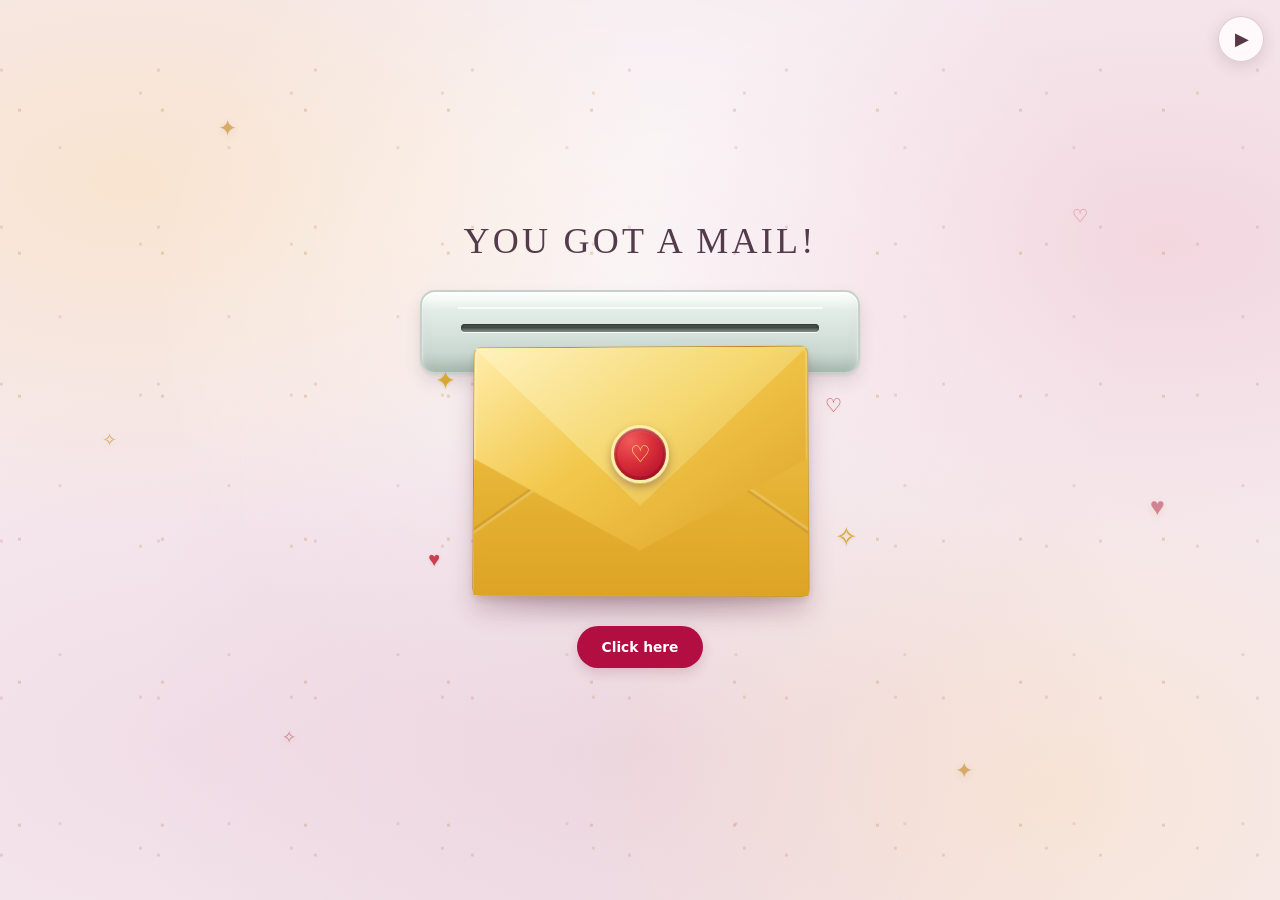
<file: index.html>
<!doctype html>
<html lang="en">
  <head>
    <meta charset="utf-8">
    <meta name="viewport" content="width=device-width, initial-scale=1">
    <meta name="theme-color" content="#f4e9ed">
    <title>You Got a Mail!</title>
    <style>
      :root {
        color-scheme: light;
        font-family: Georgia, "Times New Roman", serif;
        background: #f4e9ed;
        color: #432c38;
        font-synthesis: none;
        text-rendering: optimizeLegibility;
        -webkit-font-smoothing: antialiased;
        -moz-osx-font-smoothing: grayscale;
      }

      * {
        box-sizing: border-box;
      }

      body {
        min-width: 320px;
        min-height: 100vh;
        margin: 0;
        overflow-x: hidden;
        background-color: #fff;
        background:
          radial-gradient(ellipse at 50% 82%, rgba(187, 115, 139, 0.15), transparent 56%),
          radial-gradient(ellipse at 50% 34%, rgba(255, 255, 255, 0.78), transparent 54%);
        animation: background-arrives 1200ms 250ms ease-out forwards;
      }

      .scene {
        position: relative;
        isolation: isolate;
        display: flex;
        min-height: 100vh;
        flex-direction: column;
        align-items: center;
        justify-content: center;
        padding: 44px 20px 56px;
        text-align: center;
      }

      .background-decor {
        position: absolute;
        z-index: -1;
        inset: 0;
        overflow: hidden;
        pointer-events: none;
      }

      .background-decor::before,
      .background-decor::after {
        position: absolute;
        inset: 0;
        content: "";
      }

      .background-decor::before {
        background:
          radial-gradient(ellipse at 10% 20%, rgba(255, 222, 167, 0.42), transparent 34%),
          radial-gradient(ellipse at 91% 27%, rgba(238, 174, 191, 0.3), transparent 33%),
          radial-gradient(ellipse at 82% 88%, rgba(255, 222, 167, 0.32), transparent 31%),
          radial-gradient(ellipse at 14% 83%, rgba(229, 185, 208, 0.24), transparent 34%);
      }

      .background-decor::after {
        background:
          radial-gradient(circle, rgba(195, 132, 77, 0.3) 1.4px, transparent 2px) 8% 24% / 143px 143px,
          radial-gradient(circle, rgba(197, 95, 117, 0.23) 1.2px, transparent 2px) 91% 20% / 157px 157px,
          radial-gradient(circle, rgba(195, 132, 77, 0.25) 1.3px, transparent 2px) 86% 83% / 151px 151px,
          radial-gradient(circle, rgba(197, 95, 117, 0.2) 1.2px, transparent 2px) 13% 78% / 169px 169px;
      }

      .background-sparkle {
        position: absolute;
        color: #c99439;
        font-family: Georgia, "Times New Roman", serif;
        line-height: 1;
        opacity: 0.7;
        text-shadow: 0 2px 6px rgba(180, 124, 54, 0.18);
        animation: sparkle-float 3.6s ease-in-out infinite;
      }

      .background-sparkle-one {
        top: 13%;
        left: 17%;
        font-size: 1.45rem;
      }

      .background-sparkle-two {
        top: 23%;
        right: 15%;
        color: #c45b70;
        font-size: 1.15rem;
        animation-delay: 600ms;
      }

      .background-sparkle-three {
        top: 48%;
        left: 8%;
        font-size: 1.1rem;
        animation-delay: 1.2s;
      }

      .background-sparkle-four {
        top: 55%;
        right: 9%;
        color: #c45b70;
        font-size: 1.55rem;
        animation-delay: 350ms;
      }

      .background-sparkle-five {
        bottom: 17%;
        left: 22%;
        color: #c45b70;
        font-size: 1.05rem;
        animation-delay: 900ms;
      }

      .background-sparkle-six {
        right: 24%;
        bottom: 13%;
        font-size: 1.35rem;
        animation-delay: 1.5s;
      }

      .balloon-field {
        position: absolute;
        z-index: -1;
        inset: 0;
        overflow: hidden;
        pointer-events: none;
      }

      .balloon {
        position: absolute;
        bottom: -110px;
        left: var(--balloon-left);
        width: var(--balloon-width, 42px);
        height: calc(var(--balloon-width, 42px) * 1.22);
        border: 1px solid rgba(255, 255, 255, 0.55);
        border-radius: 50% 50% 46% 46%;
        background: radial-gradient(ellipse at 32% 25%, #fff4d4 0%, var(--balloon-light) 13%, var(--balloon-color) 58%, var(--balloon-dark) 100%);
        box-shadow: inset -5px -5px 9px rgba(95, 42, 48, 0.12), 0 4px 10px rgba(108, 67, 69, 0.12);
        opacity: 0;
        animation: balloon-rise var(--balloon-duration, 21s) var(--balloon-delay, 0s) linear infinite;
      }

      .balloon::before {
        position: absolute;
        bottom: -6px;
        left: calc(50% - 4px);
        width: 8px;
        height: 8px;
        background: var(--balloon-dark);
        clip-path: polygon(0 0, 100% 0, 50% 100%);
        content: "";
      }

      .balloon::after {
        position: absolute;
        top: calc(100% + 2px);
        left: 50%;
        width: 1px;
        height: 78px;
        background: rgba(111, 89, 91, 0.45);
        content: "";
        transform: rotate(3deg);
        transform-origin: top;
      }

      .balloon-one {
        --balloon-left: 8%;
        --balloon-width: 38px;
        --balloon-light: #ffe0a1;
        --balloon-color: #f2bd54;
        --balloon-dark: #ce8b2a;
        --balloon-duration: 22s;
        --balloon-delay: -8s;
      }

      .balloon-two {
        --balloon-left: 25%;
        --balloon-width: 30px;
        --balloon-light: #ffd9e1;
        --balloon-color: #ec91a8;
        --balloon-dark: #c85d78;
        --balloon-duration: 19s;
        --balloon-delay: -15s;
      }

      .balloon-three {
        --balloon-left: 43%;
        --balloon-width: 34px;
        --balloon-light: #fff0b8;
        --balloon-color: #e7c85d;
        --balloon-dark: #c09b37;
        --balloon-duration: 24s;
        --balloon-delay: -4s;
      }

      .balloon-four {
        --balloon-left: 63%;
        --balloon-width: 31px;
        --balloon-light: #f9d4dd;
        --balloon-color: #df849d;
        --balloon-dark: #b84c69;
        --balloon-duration: 20s;
        --balloon-delay: -12s;
      }

      .balloon-five {
        --balloon-left: 83%;
        --balloon-width: 40px;
        --balloon-light: #ffe8bb;
        --balloon-color: #eab270;
        --balloon-dark: #c57e48;
        --balloon-duration: 23s;
        --balloon-delay: -18s;
      }

      @keyframes balloon-rise {
        0% {
          opacity: 0;
          transform: translate3d(0, 0, 0) rotate(-5deg);
        }

        8% {
          opacity: 0.82;
        }

        50% {
          transform: translate3d(14px, -62vh, 0) rotate(5deg);
        }

        92% {
          opacity: 0.78;
        }

        100% {
          opacity: 0;
          transform: translate3d(-8px, -125vh, 0) rotate(-4deg);
        }
      }

      h1 {
        margin: 0 0 28px;
        color: #543b4c;
        font-size: clamp(1.55rem, 4vw, 2.25rem);
        font-weight: 400;
        letter-spacing: 0.09em;
        animation: fade-in 500ms 350ms ease-out both;
      }

      .mailbox {
        position: relative;
        z-index: 0;
        width: min(440px, 82vw);
        height: 84px;
        border: 2px solid #c5d2cc;
        border-radius: 15px;
        background: linear-gradient(180deg, #f9fffb 0%, #e4eee8 22%, #cbd9d1 75%, #b7c8be 100%);
        box-shadow:
          inset 0 2px 2px rgba(255, 255, 255, 0.98),
          inset 0 8px 12px rgba(255, 255, 255, 0.48),
          inset 0 -8px 11px rgba(77, 100, 88, 0.16),
          0 8px 16px rgba(81, 61, 72, 0.13),
          0 2px 3px rgba(81, 61, 72, 0.08);
        animation: slot-pops-in 600ms 350ms cubic-bezier(0.2, 0.9, 0.3, 1.2) both;
      }

      .mailbox::before {
        position: absolute;
        top: 32px;
        right: 9%;
        left: 9%;
        height: 8px;
        border-radius: 99px;
        background: linear-gradient(180deg, #56645d, #3d4843 42%, #87948c);
        box-shadow:
          0 1px 1px rgba(255, 255, 255, 0.85),
          inset 0 1px 2px rgba(28, 40, 33, 0.8);
        content: "";
      }

      .mailbox::after {
        position: absolute;
        top: 15px;
        right: 8%;
        left: 8%;
        height: 2px;
        border-radius: 99px;
        background: rgba(255, 255, 255, 0.75);
        content: "";
      }

      .envelope-wrap {
        position: relative;
        z-index: 1;
        width: min(336px, 68vw);
        height: 250px;
        margin-top: -28px;
        perspective: 1000px;
        transform-style: preserve-3d;
      }

      .sparkle {
        position: absolute;
        z-index: 2;
        color: #d9a832;
        font-family: Georgia, "Times New Roman", serif;
        line-height: 1;
        pointer-events: none;
        text-shadow: 0 1px 3px rgba(159, 105, 26, 0.2);
        animation: sparkle-float 2.8s ease-in-out infinite;
      }

      .sparkle-one {
        top: 9%;
        left: -11%;
        font-size: 1.55rem;
      }

      .sparkle-two {
        top: 20%;
        right: -10%;
        color: #c94054;
        font-size: 1.2rem;
        animation-delay: 450ms;
      }

      .sparkle-three {
        right: -15%;
        bottom: 18%;
        font-size: 1.7rem;
        animation-delay: 900ms;
      }

      .sparkle-four {
        bottom: 11%;
        left: -13%;
        color: #c94054;
        font-size: 1.25rem;
        animation-delay: 1.3s;
      }

      .sparkle-five {
        top: 3%;
        right: 14%;
        color: #e4bd53;
        font-size: 0.85rem;
        animation-delay: 700ms;
      }

      @keyframes sparkle-float {
        0%,
        100% {
          opacity: 0.55;
          transform: translateY(0) rotate(-8deg) scale(0.9);
        }

        50% {
          opacity: 1;
          transform: translateY(-7px) rotate(10deg) scale(1.12);
        }
      }

      .envelope-wrap::after {
        position: absolute;
        z-index: -1;
        right: 5%;
        bottom: -12px;
        left: 5%;
        height: 23px;
        border-radius: 50%;
        background: rgba(74, 38, 55, 0.25);
        content: "";
        filter: blur(13px);
        transform: translateZ(-20px);
      }

      .envelope {
        position: absolute;
        inset: 0;
        overflow: visible;
        border: 1px solid rgba(139, 91, 16, 0.42);
        border-radius: 8px;
        background: linear-gradient(145deg, #ffe99a 0%, #f4c84f 42%, #d99b20 100%);
        box-shadow:
          inset 1px 1px 0 rgba(255, 255, 225, 0.7),
          inset -2px -3px 6px rgba(126, 81, 11, 0.18),
          0 16px 24px rgba(91, 34, 57, 0.2),
          0 4px 7px rgba(91, 34, 57, 0.13);
        transform-style: preserve-3d;
        animation: envelope-emerges 1100ms 650ms cubic-bezier(0.18, 0.8, 0.25, 1.15) both;
      }

      .envelope-back {
        position: absolute;
        inset: 0;
        border-radius: 7px;
        background: linear-gradient(145deg, #ffedaa 0%, #f2c84c 40%, #d99b20 100%);
        box-shadow: inset 0 0 0 2px rgba(255, 255, 225, 0.22);
      }

      .flap {
        position: absolute;
        z-index: 3;
        inset: 0 0 auto;
        height: 64%;
        background: linear-gradient(145deg, #fff2bd 0%, #f5d76e 54%, #e1ad31 100%);
        clip-path: polygon(0 0, 100% 0, 50% 100%);
        transform-origin: top center;
        backface-visibility: hidden;
        filter: drop-shadow(0 2px 3px rgba(110, 76, 17, 0.2));
        transition: transform 700ms cubic-bezier(0.2, 0.75, 0.25, 1), z-index 0ms 350ms;
      }

      .envelope-front {
        position: absolute;
        z-index: 2;
        inset: 0;
        background:
          linear-gradient(145deg, transparent 49.2%, rgba(135, 89, 16, 0.25) 50%, rgba(255, 248, 207, 0.3) 50.7%, transparent 51.5%) left / 50.1% 100% no-repeat,
          linear-gradient(215deg, transparent 49.2%, rgba(255, 248, 207, 0.28) 50%, rgba(135, 89, 16, 0.24) 50.8%, transparent 51.5%) right / 50.1% 100% no-repeat,
          linear-gradient(180deg, #f2c84c, #dda324);
        clip-path: polygon(0 45%, 50% 82%, 100% 45%, 100% 100%, 0 100%);
        filter: drop-shadow(0 -1px 1px rgba(255, 250, 210, 0.34));
      }

      .seal {
        position: absolute;
        z-index: 4;
        top: 43%;
        left: 50%;
        display: grid;
        width: 58px;
        aspect-ratio: 1;
        place-items: center;
        border: 3px solid #fff0a4;
        border-radius: 50%;
        background: radial-gradient(circle at 32% 25%, #f05a5a 0%, #d92f3a 42%, #b5122c 82%, #8f0a20 100%);
        box-shadow:
          0 4px 8px rgba(65, 20, 34, 0.34),
          0 1px 1px rgba(255, 255, 255, 0.85),
          inset 0 0 0 3px rgba(112, 9, 29, 0.3),
          inset 0 2px 3px rgba(255, 225, 225, 0.55);
        color: #ffeb70;
        font-size: 1.45rem;
        transform: translate(-50%, -50%);
        transition: opacity 250ms ease, transform 250ms ease;
      }

      .button {
        position: relative;
        z-index: 5;
        display: inline-block;
        min-width: 126px;
        margin-top: 30px;
        padding: 13px 24px;
        border: 0;
        border-radius: 999px;
        background: #b20e42;
        box-shadow: 0 5px 12px rgba(118, 30, 60, 0.17);
        color: #fff;
        cursor: pointer;
        font: 600 0.86rem system-ui, sans-serif;
        text-decoration: none;
        transition: transform 180ms ease, background 180ms ease, box-shadow 180ms ease;
        animation: button-appears 500ms 1450ms ease-out both;
      }

      .button:hover {
        background: #961037;
        box-shadow: 0 7px 16px rgba(118, 30, 60, 0.22);
        transform: translateY(-2px);
      }

      .button:focus-visible {
        outline: 3px solid #58384a;
        outline-offset: 4px;
      }

      @keyframes background-arrives {
        to {
          background-color: #f5e9ee;
        }
      }

      @keyframes fade-in {
        from {
          opacity: 0;
          transform: translateY(8px);
        }

        to {
          opacity: 1;
          transform: translateY(0);
        }
      }

      @keyframes button-appears {
        from {
          opacity: 0;
        }

        to {
          opacity: 1;
        }
      }

      @keyframes slot-pops-in {
        from {
          opacity: 0;
          transform: perspective(700px) rotateX(-20deg) translateY(-12px) scaleX(0.72) scaleY(0.8);
        }

        to {
          opacity: 1;
          transform: perspective(700px) rotateX(0) translateY(0) scale(1);
        }
      }

      @keyframes envelope-emerges {
        from {
          opacity: 0;
          transform: translateY(-155px) translateZ(-70px) rotateX(-18deg) rotateY(-5deg) scale(0.82);
        }

        72% {
          opacity: 1;
          transform: translateY(10px) translateZ(18px) rotateX(3deg) rotateY(1deg) scale(1.015);
        }

        to {
          opacity: 1;
          transform: translateY(0) translateZ(0) rotateX(2deg) rotateY(-2deg) scale(1);
        }
      }

      .confetti {
        position: fixed;
        z-index: 10;
        top: -18px;
        width: 9px;
        height: 13px;
        pointer-events: none;
        animation: fall var(--duration) linear forwards;
      }

      @keyframes fall {
        to {
          transform: translate3d(var(--drift), 110vh, 0) rotate(760deg);
          opacity: 0;
        }
      }

      @media (max-width: 480px) {
        .scene {
          padding-top: 28px;
          padding-bottom: 36px;
        }

        .mailbox {
          height: 70px;
        }

        .mailbox::before {
          top: 26px;
        }

        .envelope-wrap {
          height: 228px;
          margin-top: -22px;
        }

      }

      @media (prefers-reduced-motion: reduce) {
        body {
          background-color: #f4e9ed;
        }

        .balloon-field {
          display: none;
        }

        *,
        *::before,
        *::after {
          scroll-behavior: auto !important;
          animation-duration: 0.01ms !important;
          animation-delay: 0ms !important;
          animation-iteration-count: 1 !important;
          transition-duration: 0.01ms !important;
        }
      }
    </style>
    <link rel="stylesheet" href="assets/music-player.css">
    <script src="assets/music-player.js" defer></script>
  </head>
  <body>
    <audio id="birthday-music" src="assets/songjade.mp3" preload="auto" loop></audio>
    <button class="music-toggle" id="music-toggle" type="button" aria-label="Putar musik" aria-controls="birthday-music" aria-pressed="false"></button>
    <main class="scene" id="scene">
      <div class="background-decor" aria-hidden="true">
        <span class="background-sparkle background-sparkle-one">✦</span>
        <span class="background-sparkle background-sparkle-two">♡</span>
        <span class="background-sparkle background-sparkle-three">✧</span>
        <span class="background-sparkle background-sparkle-four">♥</span>
        <span class="background-sparkle background-sparkle-five">✧</span>
        <span class="background-sparkle background-sparkle-six">✦</span>
      </div>
      <div class="balloon-field" aria-hidden="true">
        <span class="balloon balloon-one"></span>
        <span class="balloon balloon-two"></span>
        <span class="balloon balloon-three"></span>
        <span class="balloon balloon-four"></span>
        <span class="balloon balloon-five"></span>
      </div>
      <h1>YOU GOT A MAIL!</h1>
      <div class="mailbox" aria-hidden="true"></div>
      <div class="envelope-wrap" aria-label="Birthday greeting envelope">
        <span class="sparkle sparkle-one" aria-hidden="true">✦</span>
        <span class="sparkle sparkle-two" aria-hidden="true">♡</span>
        <span class="sparkle sparkle-three" aria-hidden="true">✧</span>
        <span class="sparkle sparkle-four" aria-hidden="true">♥</span>
        <span class="sparkle sparkle-five" aria-hidden="true">·</span>
        <div class="envelope">
          <div class="envelope-back"></div>
          <div class="flap"></div>
          <div class="envelope-front"></div>
          <div class="seal" aria-hidden="true">♡</div>
        </div>
      </div>
      <a class="button" href="kenangan.html">
        Click here
      </a>
    </main>
  </body>
</html>
</file>
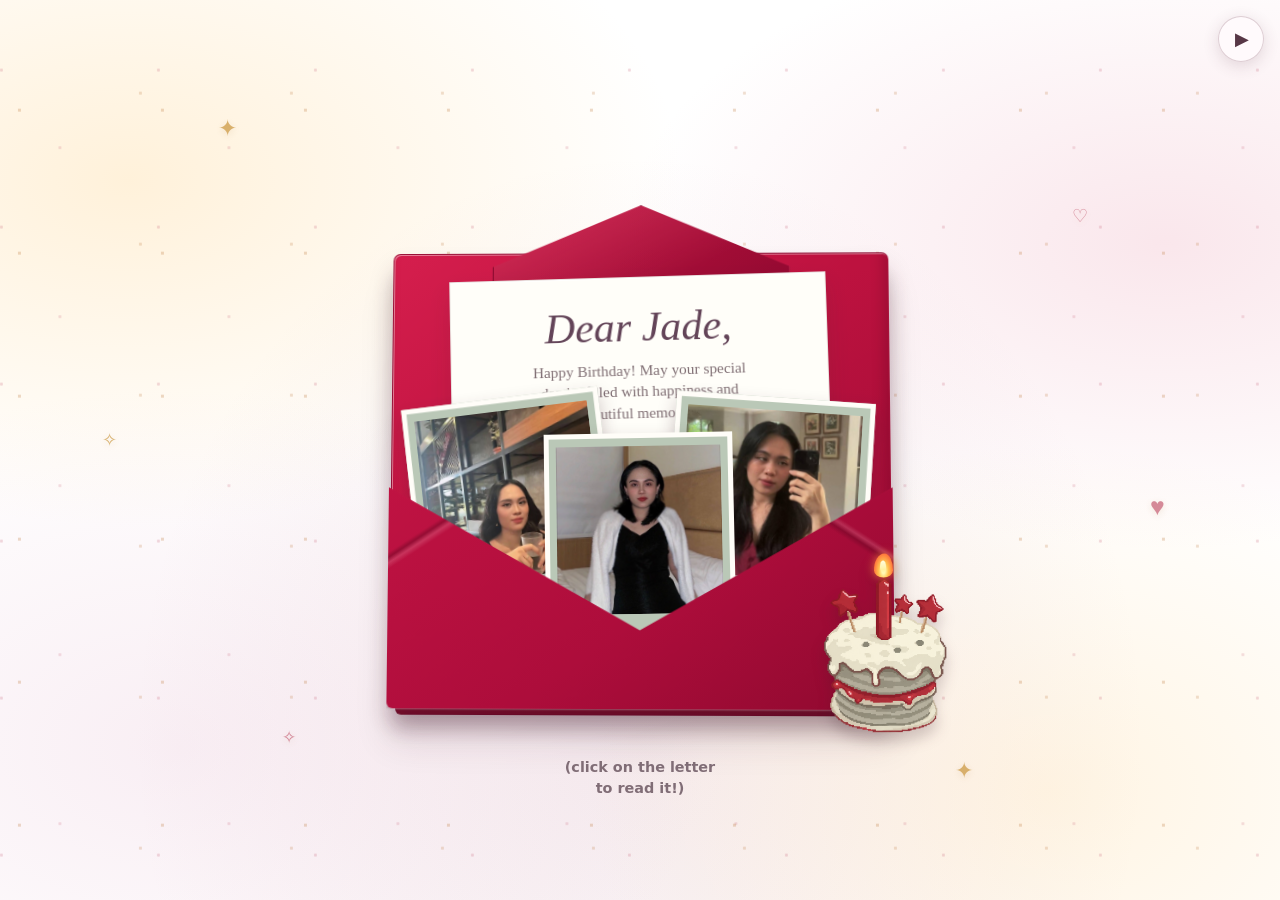
<file: kenangan.html>
<!doctype html>
<html lang="en">
  <head>
    <meta charset="utf-8">
    <meta name="viewport" content="width=device-width, initial-scale=1">
    <meta name="theme-color" content="#f4e9ed">
    <title>Memories for You ♡</title>
    <style>
      :root {
        color-scheme: light;
        font-family: Georgia, "Times New Roman", serif;
        color: #503746;
        background: #f4e9ed;
        font-synthesis: none;
        text-rendering: optimizeLegibility;
        -webkit-font-smoothing: antialiased;
        -moz-osx-font-smoothing: grayscale;
      }

      * {
        box-sizing: border-box;
      }

      body {
        min-width: 320px;
        min-height: 100vh;
        margin: 0;
        overflow-x: hidden;
        background:
          radial-gradient(ellipse at 50% 82%, rgba(187, 115, 139, 0.15), transparent 56%),
          radial-gradient(ellipse at 50% 34%, rgba(255, 255, 255, 0.78), transparent 54%),
          #fff;
      }

      .page {
        position: relative;
        isolation: isolate;
        display: flex;
        min-height: 100vh;
        flex-direction: column;
        align-items: center;
        justify-content: center;
        padding: 22px 20px 28px;
        text-align: center;
      }

      .background-decor,
      .balloon-field {
        position: absolute;
        z-index: -1;
        inset: 0;
        overflow: hidden;
        pointer-events: none;
      }

      .background-decor::before,
      .background-decor::after {
        position: absolute;
        inset: 0;
        content: "";
      }

      .background-decor::before {
        background:
          radial-gradient(ellipse at 10% 20%, rgba(255, 222, 167, 0.42), transparent 34%),
          radial-gradient(ellipse at 91% 27%, rgba(238, 174, 191, 0.3), transparent 33%),
          radial-gradient(ellipse at 82% 88%, rgba(255, 222, 167, 0.32), transparent 31%),
          radial-gradient(ellipse at 14% 83%, rgba(229, 185, 208, 0.24), transparent 34%);
      }

      .background-decor::after {
        background:
          radial-gradient(circle, rgba(195, 132, 77, 0.3) 1.4px, transparent 2px) 8% 24% / 143px 143px,
          radial-gradient(circle, rgba(197, 95, 117, 0.23) 1.2px, transparent 2px) 91% 20% / 157px 157px,
          radial-gradient(circle, rgba(195, 132, 77, 0.25) 1.3px, transparent 2px) 86% 83% / 151px 151px,
          radial-gradient(circle, rgba(197, 95, 117, 0.2) 1.2px, transparent 2px) 13% 78% / 169px 169px;
      }

      .background-sparkle {
        position: absolute;
        color: #c99439;
        font-family: Georgia, "Times New Roman", serif;
        line-height: 1;
        opacity: 0.7;
        text-shadow: 0 2px 6px rgba(180, 124, 54, 0.18);
        animation: sparkle-float 3.6s ease-in-out infinite;
      }

      .background-sparkle-one {
        top: 13%;
        left: 17%;
        font-size: 1.45rem;
      }

      .background-sparkle-two {
        top: 23%;
        right: 15%;
        color: #c45b70;
        font-size: 1.15rem;
        animation-delay: 600ms;
      }

      .background-sparkle-three {
        top: 48%;
        left: 8%;
        font-size: 1.1rem;
        animation-delay: 1.2s;
      }

      .background-sparkle-four {
        top: 55%;
        right: 9%;
        color: #c45b70;
        font-size: 1.55rem;
        animation-delay: 350ms;
      }

      .background-sparkle-five {
        bottom: 17%;
        left: 22%;
        color: #c45b70;
        font-size: 1.05rem;
        animation-delay: 900ms;
      }

      .background-sparkle-six {
        right: 24%;
        bottom: 13%;
        font-size: 1.35rem;
        animation-delay: 1.5s;
      }

      .balloon {
        position: absolute;
        bottom: -110px;
        left: var(--balloon-left);
        width: var(--balloon-width, 42px);
        height: calc(var(--balloon-width, 42px) * 1.22);
        border: 1px solid rgba(255, 255, 255, 0.55);
        border-radius: 50% 50% 46% 46%;
        background: radial-gradient(ellipse at 32% 25%, #fff4d4 0%, var(--balloon-light) 13%, var(--balloon-color) 58%, var(--balloon-dark) 100%);
        box-shadow: inset -5px -5px 9px rgba(95, 42, 48, 0.12), 0 4px 10px rgba(108, 67, 69, 0.12);
        opacity: 0;
        animation: balloon-rise var(--balloon-duration, 21s) var(--balloon-delay, 0s) linear infinite;
      }

      .balloon::before {
        position: absolute;
        bottom: -6px;
        left: calc(50% - 4px);
        width: 8px;
        height: 8px;
        background: var(--balloon-dark);
        clip-path: polygon(0 0, 100% 0, 50% 100%);
        content: "";
      }

      .balloon::after {
        position: absolute;
        top: calc(100% + 2px);
        left: 50%;
        width: 1px;
        height: 78px;
        background: rgba(111, 89, 91, 0.45);
        content: "";
        transform: rotate(3deg);
        transform-origin: top;
      }

      .balloon-one {
        --balloon-left: 8%;
        --balloon-width: 38px;
        --balloon-light: #ffe0a1;
        --balloon-color: #f2bd54;
        --balloon-dark: #ce8b2a;
        --balloon-duration: 22s;
        --balloon-delay: -8s;
      }

      .balloon-two {
        --balloon-left: 25%;
        --balloon-width: 30px;
        --balloon-light: #ffd9e1;
        --balloon-color: #ec91a8;
        --balloon-dark: #c85d78;
        --balloon-duration: 19s;
        --balloon-delay: -15s;
      }

      .balloon-three {
        --balloon-left: 43%;
        --balloon-width: 34px;
        --balloon-light: #fff0b8;
        --balloon-color: #e7c85d;
        --balloon-dark: #c09b37;
        --balloon-duration: 24s;
        --balloon-delay: -4s;
      }

      .balloon-four {
        --balloon-left: 63%;
        --balloon-width: 31px;
        --balloon-light: #f9d4dd;
        --balloon-color: #df849d;
        --balloon-dark: #b84c69;
        --balloon-duration: 20s;
        --balloon-delay: -12s;
      }

      .balloon-five {
        --balloon-left: 83%;
        --balloon-width: 40px;
        --balloon-light: #ffe8bb;
        --balloon-color: #eab270;
        --balloon-dark: #c57e48;
        --balloon-duration: 23s;
        --balloon-delay: -18s;
      }

      @keyframes balloon-rise {
        0% {
          opacity: 0;
          transform: translate3d(0, 0, 0) rotate(-5deg);
        }

        8% {
          opacity: 0.82;
        }

        50% {
          transform: translate3d(14px, -62vh, 0) rotate(5deg);
        }

        92% {
          opacity: 0.78;
        }

        100% {
          opacity: 0;
          transform: translate3d(-8px, -125vh, 0) rotate(-4deg);
        }
      }

      @keyframes sparkle-float {
        0%,
        100% {
          opacity: 0.55;
          transform: translateY(0) rotate(-8deg) scale(0.9);
        }

        50% {
          opacity: 1;
          transform: translateY(-7px) rotate(10deg) scale(1.12);
        }
      }

      .envelope-scene {
        position: relative;
        width: min(500px, 88vw);
        height: clamp(410px, 83vw, 590px);
        perspective: 1100px;
      }

      .envelope {
        position: absolute;
        right: 0;
        bottom: 16px;
        left: 0;
        height: 77%;
        border: 1px solid rgba(119, 14, 48, 0.45);
        border-radius: 7px 7px 5px 5px;
        background: linear-gradient(145deg, #d51e4d 0%, #bd123f 42%, #990a34 100%);
        box-shadow:
          inset 1px 1px 0 rgba(255, 229, 233, 0.48),
          inset -5px -7px 12px rgba(75, 2, 25, 0.22),
          0 2px 2px rgba(255, 230, 234, 0.45),
          0 17px 24px rgba(67, 28, 43, 0.22),
          0 34px 35px rgba(67, 28, 43, 0.12);
        transform: rotateX(3deg) rotateY(-1deg);
        transform-style: preserve-3d;
      }

      .envelope::after {
        position: absolute;
        z-index: -1;
        inset: 3px 2px -8px;
        border: 1px solid rgba(95, 5, 32, 0.5);
        border-radius: 6px;
        background: linear-gradient(160deg, #8f092f, #760827);
        box-shadow: 0 12px 18px rgba(61, 22, 38, 0.2);
        content: "";
        transform: translateZ(-16px) translateY(4px);
      }

      .envelope::after {
        pointer-events: none;
      }

      .envelope::before {
        position: absolute;
        z-index: 1;
        top: -50px;
        left: 20%;
        width: 60%;
        height: 148px;
        border: 1px solid rgba(105, 4, 34, 0.28);
        background:
          linear-gradient(155deg, rgba(255, 116, 143, 0.3), transparent 55%),
          linear-gradient(145deg, #c41543, #8f082f 88%);
        clip-path: polygon(50% 0, 100% 42%, 100% 100%, 0 100%, 0 42%);
        filter: drop-shadow(0 5px 5px rgba(77, 4, 31, 0.25));
        content: "";
        pointer-events: none;
      }

      .photo {
        position: absolute;
        z-index: 3;
        display: flex;
        width: 40%;
        height: 205px;
        flex-direction: column;
        align-items: center;
        justify-content: center;
        gap: 5px;
        padding: 8px 7px 20px;
        border: 5px solid #fffdf8;
        background: #bac8b7;
        box-shadow: 0 9px 17px rgba(66, 31, 46, 0.25);
        color: #765b66;
        font: 600 0.62rem/1.25 system-ui, sans-serif;
        transition: transform 250ms ease, box-shadow 250ms ease;
        transform-style: preserve-3d;
      }

      .photo svg,
      .photo img {
        width: 100%;
        height: 100%;
        min-height: 0;
        flex: 1;
        border-radius: 1px;
        object-fit: cover;
      }

      .photo-one {
        z-index: 4;
        top: 40%;
        left: 31%;
        width: 38%;
        transform: rotate(-1deg);
      }

      .photo-two {
        z-index: 3;
        top: 32%;
        left: 4%;
        right: auto;
        transform: rotate(-7deg);
      }

      .photo-three {
        z-index: 3;
        top: 32%;
        right: 4%;
        left: auto;
        transform: rotate(4deg);
      }

      .letter-card {
        position: absolute;
        z-index: 2;
        top: 5%;
        left: 50%;
        display: flex;
        width: min(380px, 78%);
        height: 250px;
        flex-direction: column;
        align-items: center;
        justify-content: flex-start;
        padding: 24px 22px 17px;
        border: 1px solid rgba(143, 111, 115, 0.2);
        background: #fffef9;
        box-shadow:
          0 11px 20px rgba(73, 38, 52, 0.13),
          inset 0 1px 0 #fff;
        color: inherit;
        cursor: pointer;
        text-decoration: none;
        transform: translateX(-50%) rotate(-1.5deg);
        transition: transform 220ms ease, box-shadow 220ms ease;
      }

      .letter-card:hover {
        box-shadow: 0 16px 24px rgba(73, 38, 52, 0.2);
        transform: translate(-50%, -5px) rotate(0);
      }

      .letter-card:focus-visible,
      .close-letter:focus-visible,
      .back-link:focus-visible {
        outline: 3px solid #9d3157;
        outline-offset: 4px;
      }

      .letter-card .to {
        margin: 4px 0 10px;
        color: #634458;
        font: italic clamp(2rem, 7vw, 2.65rem)/1.05 "Segoe Script", "Brush Script MT", cursive;
      }

      .letter-card .preview {
        max-width: 220px;
        margin: 0;
        color: #806f74;
        font: 0.96rem/1.4 Georgia, "Times New Roman", serif;
      }

      .letter-card .read-hint {
        display: none;
      }

      .pocket {
        position: absolute;
        z-index: 5;
        inset: 0;
        border-radius: 6px;
        background:
          linear-gradient(147deg, transparent 48.8%, rgba(93, 4, 31, 0.42) 49.6%, rgba(255, 191, 204, 0.2) 50.5%, transparent 51.5%) left / 50.1% 100% no-repeat,
          linear-gradient(213deg, transparent 48.8%, rgba(255, 191, 204, 0.19) 49.6%, rgba(93, 4, 31, 0.4) 50.5%, transparent 51.5%) right / 50.1% 100% no-repeat,
          linear-gradient(145deg, #ce1748, #ad0d3b 67%, #8f092f);
        clip-path: polygon(0 52%, 50% 83%, 100% 52%, 100% 100%, 0 100%);
        filter: drop-shadow(0 -2px 2px rgba(255, 204, 211, 0.3)) drop-shadow(0 7px 5px rgba(75, 3, 29, 0.18));
        pointer-events: none;
        transform: translateZ(12px);
      }

      .pocket::after {
        position: absolute;
        inset: 0;
        border-radius: inherit;
        background: linear-gradient(180deg, rgba(255, 255, 255, 0.14), transparent 30%);
        clip-path: polygon(0 52%, 50% 83%, 100% 52%, 100% 100%, 0 100%);
        content: "";
      }

      .birthday-seal {
        position: absolute;
        z-index: 6;
        right: -88px;
        bottom: -16px;
        width: 190px;
        height: 235px;
        filter: drop-shadow(0 10px 7px rgba(53, 24, 37, 0.2));
        pointer-events: none;
        transform: translateY(10%);
      }

      .birthday-seal img {
        display: block;
        width: 100%;
        height: 100%;
        object-fit: contain;
      }

      .candle-flame {
        position: absolute;
        z-index: 1;
        top: 12%;
        left: 45%;
        width: 10%;
        height: 10%;
        border-radius: 55% 45% 50% 50% / 70% 70% 30% 30%;
        background: radial-gradient(ellipse at 50% 72%, #fff8b2 0 12%, #ffc34f 36%, #ff783c 69%, rgba(255, 91, 54, 0) 100%);
        filter: drop-shadow(0 0 5px rgba(255, 153, 62, 0.72));
        transform-origin: 50% 90%;
        animation: candle-flicker 700ms ease-in-out infinite alternate;
      }

      .candle-flame::after {
        position: absolute;
        top: 27%;
        left: 35%;
        width: 30%;
        height: 53%;
        border-radius: 50% 50% 45% 45%;
        background: linear-gradient(180deg, #fffde0, #fff1a1 75%, rgba(255, 244, 180, 0));
        content: "";
      }

      @keyframes candle-flicker {
        0% {
          opacity: 0.88;
          transform: rotate(-5deg) scale(0.92, 0.96);
        }

        35% {
          transform: rotate(3deg) scale(1.05, 1.08);
        }

        70% {
          opacity: 1;
          transform: rotate(-2deg) scale(0.96, 1.04);
        }

        100% {
          opacity: 0.92;
          transform: rotate(5deg) scale(1.08, 0.94);
        }
      }

      .back-link {
        position: absolute;
        width: 1px;
        height: 1px;
        overflow: hidden;
        clip-path: inset(50%);
        white-space: nowrap;
        color: #8a5268;
        font: 600 0.82rem system-ui, sans-serif;
        text-decoration: none;
      }

      .back-link:hover {
        color: #a7143c;
        text-decoration: underline;
        text-underline-offset: 4px;
      }

      .click-hint {
        margin: 0;
        color: #806d76;
        font: 600 0.9rem/1.45 system-ui, sans-serif;
        text-align: center;
        transform: translateY(4vh);
      }

      .back-link:focus-visible {
        position: static;
        width: auto;
        height: auto;
        margin-top: 10px;
        overflow: visible;
        clip-path: none;
        white-space: normal;
      }

      @media (max-width: 480px) {
        .page {
          justify-content: center;
          padding: 18px 15px 22px;
        }

        .envelope-scene {
          width: min(500px, 88vw);
          height: clamp(410px, 125vw, 500px);
        }

        .envelope {
          bottom: 12px;
          height: 77%;
        }

        .photo {
          height: 35%;
          border-width: 4px;
          font-size: 0.52rem;
        }

        .photo-one {
          top: 40%;
          left: 31%;
          width: 38%;
        }

        .photo-two {
          top: 32%;
          left: 3%;
          right: auto;
        }

        .photo-three {
          top: 32%;
          right: 3%;
          left: auto;
        }

        .letter-card {
          top: 5%;
          width: 78%;
          height: 43%;
          padding: 17px 14px 12px;
        }

        .letter-card .to {
          font-size: clamp(1.7rem, 8vw, 2.25rem);
        }

        .letter-card .preview {
          font-size: 0.82rem;
        }

        .birthday-seal {
          right: -22px;
          bottom: -11px;
          width: 135px;
          height: 170px;
          transform: translateY(10%);
        }
      }

      @media (max-width: 340px) {
        .birthday-seal {
          right: -14px;
        }
      }

      @media (prefers-reduced-motion: reduce) {
        .balloon-field {
          display: none;
        }

        *,
        *::before,
        *::after {
          scroll-behavior: auto !important;
          animation-duration: 0.01ms !important;
          transition-duration: 0.01ms !important;
        }

        .candle-flame {
          animation: none;
        }
      }
    </style>
    <link rel="stylesheet" href="assets/music-player.css">
    <script src="assets/music-player.js" defer></script>
  </head>
  <body>
    <audio id="birthday-music" src="assets/songjade.mp3" preload="auto" loop></audio>
    <button class="music-toggle" id="music-toggle" type="button" aria-label="Putar musik" aria-controls="birthday-music" aria-pressed="false"></button>
    <main class="page">
      <div class="background-decor" aria-hidden="true">
        <span class="background-sparkle background-sparkle-one">✦</span>
        <span class="background-sparkle background-sparkle-two">♡</span>
        <span class="background-sparkle background-sparkle-three">✧</span>
        <span class="background-sparkle background-sparkle-four">♥</span>
        <span class="background-sparkle background-sparkle-five">✧</span>
        <span class="background-sparkle background-sparkle-six">✦</span>
      </div>
      <div class="balloon-field" aria-hidden="true">
        <span class="balloon balloon-one"></span>
        <span class="balloon balloon-two"></span>
        <span class="balloon balloon-three"></span>
        <span class="balloon balloon-four"></span>
        <span class="balloon balloon-five"></span>
      </div>
      <section class="envelope-scene" aria-label="An envelope with a letter and three memory photos">
        <div class="envelope">
          <div class="photo photo-one" role="img" aria-label="First memory photo">
            <img src="assets/foto-1.jpg" alt="First memory photo" />
          </div>
          <div class="photo photo-two" role="img" aria-label="Second memory photo">
            <img src="assets/zee2.jpg" alt="Second memory photo" />
          </div>
          <div class="photo photo-three" role="img" aria-label="Third memory photo">
            <img src="assets/zee3.jpg" alt="Third memory photo" />
          </div>


          <a class="letter-card" href="surat.html">
            <span class="to">Dear Jade,</span>
            <span class="preview">Happy Birthday! May your special day be filled with happiness and beautiful memories.</span>
            <span class="read-hint">Click the letter to read</span>
          </a>

          <div class="pocket" aria-hidden="true"></div>
        </div>
        <div class="birthday-seal" aria-hidden="true">
          <img src="assets/retro-pixel-birthday-cake-sticker.png" alt="">
          <span class="candle-flame"></span>
        </div>
      </section>

      <p class="click-hint">(click on the letter<br>to read it!)</p>

      <a class="back-link" href="index.html">← Back to home</a>
    </main>

  </body>
</html>
</file>
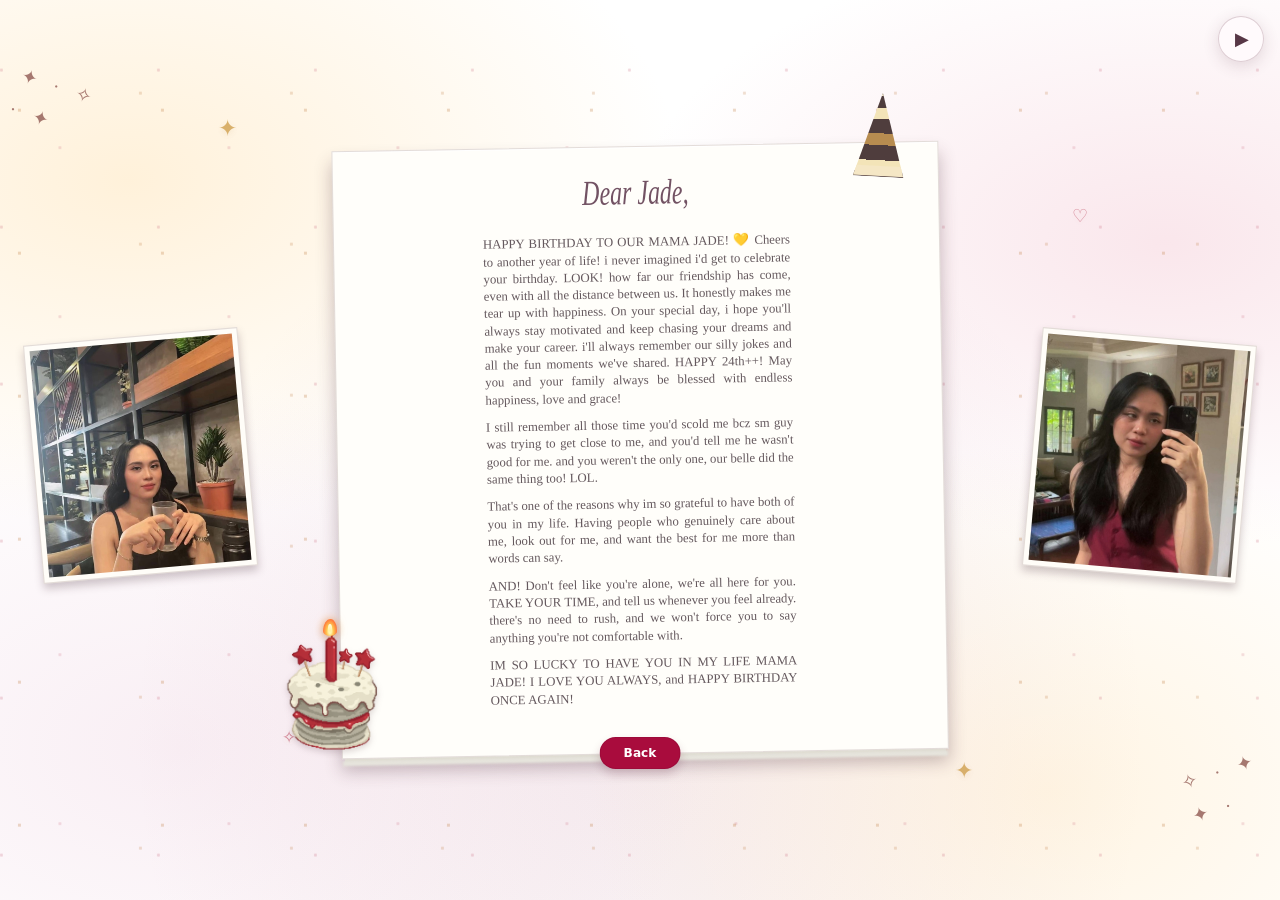
<file: surat.html>
<!doctype html>
<html lang="en">
  <head>
    <meta charset="utf-8">
    <meta name="viewport" content="width=device-width, initial-scale=1">
    <meta name="theme-color" content="#f4e9ed">
    <title>Dear Jade</title>
    <style>
      :root {
        color-scheme: light;
        font-family: Georgia, "Times New Roman", serif;
        color: #57434c;
        background: #f4e9ed;
        font-synthesis: none;
        text-rendering: optimizeLegibility;
        -webkit-font-smoothing: antialiased;
        -moz-osx-font-smoothing: grayscale;
      }

      * {
        box-sizing: border-box;
      }

      body {
        min-width: 320px;
        min-height: 100vh;
        margin: 0;
        overflow-x: hidden;
        background:
          radial-gradient(ellipse at 50% 82%, rgba(187, 115, 139, 0.15), transparent 56%),
          radial-gradient(ellipse at 50% 34%, rgba(255, 255, 255, 0.78), transparent 54%),
          #fff;
      }

      .page {
        position: relative;
        isolation: isolate;
        display: grid;
        min-height: 100vh;
        place-items: center;
        padding: 0;
      }

      .background-decor,
      .balloon-field {
        position: absolute;
        z-index: -1;
        inset: 0;
        overflow: hidden;
        pointer-events: none;
      }

      .background-decor::before,
      .background-decor::after {
        position: absolute;
        inset: 0;
        content: "";
      }

      .background-decor::before {
        background:
          radial-gradient(ellipse at 10% 20%, rgba(255, 222, 167, 0.42), transparent 34%),
          radial-gradient(ellipse at 91% 27%, rgba(238, 174, 191, 0.3), transparent 33%),
          radial-gradient(ellipse at 82% 88%, rgba(255, 222, 167, 0.32), transparent 31%),
          radial-gradient(ellipse at 14% 83%, rgba(229, 185, 208, 0.24), transparent 34%);
      }

      .background-decor::after {
        background:
          radial-gradient(circle, rgba(195, 132, 77, 0.3) 1.4px, transparent 2px) 8% 24% / 143px 143px,
          radial-gradient(circle, rgba(197, 95, 117, 0.23) 1.2px, transparent 2px) 91% 20% / 157px 157px,
          radial-gradient(circle, rgba(195, 132, 77, 0.25) 1.3px, transparent 2px) 86% 83% / 151px 151px,
          radial-gradient(circle, rgba(197, 95, 117, 0.2) 1.2px, transparent 2px) 13% 78% / 169px 169px;
      }

      .background-sparkle {
        position: absolute;
        color: #c99439;
        font-family: Georgia, "Times New Roman", serif;
        line-height: 1;
        opacity: 0.7;
        text-shadow: 0 2px 6px rgba(180, 124, 54, 0.18);
        animation: sparkle-float 3.6s ease-in-out infinite;
      }

      .background-sparkle-one {
        top: 13%;
        left: 17%;
        font-size: 1.45rem;
      }

      .background-sparkle-two {
        top: 23%;
        right: 15%;
        color: #c45b70;
        font-size: 1.15rem;
        animation-delay: 600ms;
      }

      .background-sparkle-three {
        top: 48%;
        left: 8%;
        font-size: 1.1rem;
        animation-delay: 1.2s;
      }

      .background-sparkle-four {
        top: 55%;
        right: 9%;
        color: #c45b70;
        font-size: 1.55rem;
        animation-delay: 350ms;
      }

      .background-sparkle-five {
        bottom: 17%;
        left: 22%;
        color: #c45b70;
        font-size: 1.05rem;
        animation-delay: 900ms;
      }

      .background-sparkle-six {
        right: 24%;
        bottom: 13%;
        font-size: 1.35rem;
        animation-delay: 1.5s;
      }

      .balloon {
        position: absolute;
        bottom: -110px;
        left: var(--balloon-left);
        width: var(--balloon-width, 42px);
        height: calc(var(--balloon-width, 42px) * 1.22);
        border: 1px solid rgba(255, 255, 255, 0.55);
        border-radius: 50% 50% 46% 46%;
        background: radial-gradient(ellipse at 32% 25%, #fff4d4 0%, var(--balloon-light) 13%, var(--balloon-color) 58%, var(--balloon-dark) 100%);
        box-shadow: inset -5px -5px 9px rgba(95, 42, 48, 0.12), 0 4px 10px rgba(108, 67, 69, 0.12);
        opacity: 0;
        animation: balloon-rise var(--balloon-duration, 21s) var(--balloon-delay, 0s) linear infinite;
      }

      .balloon::before {
        position: absolute;
        bottom: -6px;
        left: calc(50% - 4px);
        width: 8px;
        height: 8px;
        background: var(--balloon-dark);
        clip-path: polygon(0 0, 100% 0, 50% 100%);
        content: "";
      }

      .balloon::after {
        position: absolute;
        top: calc(100% + 2px);
        left: 50%;
        width: 1px;
        height: 78px;
        background: rgba(111, 89, 91, 0.45);
        content: "";
        transform: rotate(3deg);
        transform-origin: top;
      }

      .balloon-one {
        --balloon-left: 8%;
        --balloon-width: 38px;
        --balloon-light: #ffe0a1;
        --balloon-color: #f2bd54;
        --balloon-dark: #ce8b2a;
        --balloon-duration: 22s;
        --balloon-delay: -8s;
      }

      .balloon-two {
        --balloon-left: 25%;
        --balloon-width: 30px;
        --balloon-light: #ffd9e1;
        --balloon-color: #ec91a8;
        --balloon-dark: #c85d78;
        --balloon-duration: 19s;
        --balloon-delay: -15s;
      }

      .balloon-three {
        --balloon-left: 43%;
        --balloon-width: 34px;
        --balloon-light: #fff0b8;
        --balloon-color: #e7c85d;
        --balloon-dark: #c09b37;
        --balloon-duration: 24s;
        --balloon-delay: -4s;
      }

      .balloon-four {
        --balloon-left: 63%;
        --balloon-width: 31px;
        --balloon-light: #f9d4dd;
        --balloon-color: #df849d;
        --balloon-dark: #b84c69;
        --balloon-duration: 20s;
        --balloon-delay: -12s;
      }

      .balloon-five {
        --balloon-left: 83%;
        --balloon-width: 40px;
        --balloon-light: #ffe8bb;
        --balloon-color: #eab270;
        --balloon-dark: #c57e48;
        --balloon-duration: 23s;
        --balloon-delay: -18s;
      }

      @keyframes balloon-rise {
        0% {
          opacity: 0;
          transform: translate3d(0, 0, 0) rotate(-5deg);
        }

        8% {
          opacity: 0.82;
        }

        50% {
          transform: translate3d(14px, -62vh, 0) rotate(5deg);
        }

        92% {
          opacity: 0.78;
        }

        100% {
          opacity: 0;
          transform: translate3d(-8px, -125vh, 0) rotate(-4deg);
        }
      }

      @keyframes sparkle-float {
        0%,
        100% {
          opacity: 0.55;
          transform: translateY(0) rotate(-8deg) scale(0.9);
        }

        50% {
          opacity: 1;
          transform: translateY(-7px) rotate(10deg) scale(1.12);
        }
      }

      .scrapbook {
        position: relative;
        width: min(1280px, calc(100vw - 16px), calc(100vh * 1.66));
        aspect-ratio: 1.662;
        isolation: isolate;
      }

      .photo-gallery {
        display: contents;
      }

      .memory-photo {
        position: absolute;
        z-index: 2;
        display: flex;
        width: 17%;
        aspect-ratio: 0.9;
        flex-direction: column;
        margin: 0;
        padding: 5px;
        border: 1px solid rgba(100, 68, 70, 0.18);
        background: #fffdf8;
        box-shadow: 0 5px 9px rgba(69, 38, 50, 0.25);
        transform-origin: center;
      }

      .memory-photo img {
        display: block;
        width: 100%;
        min-height: 0;
        flex: 1;
        background: #d5e3d2;
        object-fit: cover;
      }

      .photo-left-top {
        top: 35%;
        left: 2%;
        width: 17%;
        aspect-ratio: 0.9;
        transform: rotate(-5deg);
      }

      .photo-right-top {
        top: 35%;
        right: 2%;
        width: 17%;
        aspect-ratio: 0.9;
        transform: rotate(5deg);
      }

      .letter {
        position: absolute;
        z-index: 1;
        top: 10%;
        left: 50%;
        display: flex;
        width: 48%;
        height: 80%;
        flex-direction: column;
        align-items: center;
        justify-content: center;
        padding: 2% 4%;
        border: 1px solid rgba(136, 108, 108, 0.23);
        background: #fffefa;
        box-shadow:
          0 8px 0 -3px #dedbd1,
          0 12px 17px rgba(69, 38, 50, 0.3),
          inset 0 1px 0 #fff;
        text-align: justify;
        transform: translateX(-50%) rotate(-1deg);
      }

      .letter::after {
        position: absolute;
        right: 0;
        bottom: -8px;
        left: 0;
        height: 5px;
        background: #e6e4dc;
        content: "";
        filter: blur(1px);
      }

      .letter h1 {
        align-self: center;
        margin: 0 0 14px;
        color: #725263;
        font: italic clamp(1.65rem, 4.1vw, 2.2rem)/1.05 "Segoe Script", "Brush Script MT", cursive;
        font-weight: 400;
        transform: translateY(-8px) scaleX(0.68);
        transform-origin: center;
      }

      .letter p {
        max-width: 48ch;
        margin: 0 0 0.8em;
        color: #64585d;
        font-size: clamp(0.78rem, 1vw, 0.9rem);
        line-height: 1.35;
      }

      .cake-sticker {
        position: absolute;
        z-index: 2;
        bottom: 10%;
        left: 20%;
        width: 11%;
        filter: drop-shadow(0 3px 3px rgba(66, 31, 46, 0.18));
      }

      .cake-sticker img {
        display: block;
        width: 100%;
      }

      .candle-flame {
        position: absolute;
        z-index: 1;
        top: 3%;
        left: 45%;
        width: 10%;
        height: 12%;
        border-radius: 55% 45% 50% 50% / 70% 70% 30% 30%;
        background: radial-gradient(ellipse at 50% 72%, #fff8b2 0 12%, #ffc34f 36%, #ff783c 69%, rgba(255, 91, 54, 0) 100%);
        filter: drop-shadow(0 0 5px rgba(255, 153, 62, 0.72));
        transform-origin: 50% 90%;
        animation: candle-flicker 700ms ease-in-out infinite alternate;
      }

      .candle-flame::after {
        position: absolute;
        top: 27%;
        left: 35%;
        width: 30%;
        height: 53%;
        border-radius: 50% 50% 45% 45%;
        background: linear-gradient(180deg, #fffde0, #fff1a1 75%, rgba(255, 244, 180, 0));
        content: "";
      }

      @keyframes candle-flicker {
        0% {
          opacity: 0.88;
          transform: rotate(-5deg) scale(0.92, 0.96);
        }

        35% {
          transform: rotate(3deg) scale(1.05, 1.08);
        }

        70% {
          opacity: 1;
          transform: rotate(-2deg) scale(0.96, 1.04);
        }

        100% {
          opacity: 0.92;
          transform: rotate(5deg) scale(1.08, 0.94);
        }
      }

      .party-hat {
        position: absolute;
        z-index: 4;
        top: 3%;
        left: 67%;
        width: 4%;
        height: 11%;
        clip-path: polygon(51% 0, 100% 100%, 0 100%);
        background: repeating-linear-gradient(180deg, #4f3d3d 0 18%, #f3e4b8 18% 31%, #4f3d3d 31% 48%, #b78c50 48% 62%);
        transform: rotate(3deg);
      }

      .party-hat::before {
        position: absolute;
        top: -5%;
        left: 43%;
        width: 15%;
        aspect-ratio: 1;
        border-radius: 50%;
        background: #fff6d8;
        content: "";
      }

      .party-hat::after {
        position: absolute;
        right: -4%;
        bottom: 1%;
        left: -4%;
        height: 12%;
        background: #f5e7c5;
        content: "";
      }

      .sparkles {
        position: absolute;
        z-index: 0;
        color: #935d56;
        font-size: clamp(0.72rem, 1.5vw, 1.2rem);
        letter-spacing: 0.35em;
        line-height: 1.8;
        opacity: 0.82;
      }

      .sparkles-one {
        top: 0;
        left: 0.5%;
        transform: rotate(18deg);
      }

      .sparkles-two {
        right: 0.5%;
        bottom: 1%;
        transform: rotate(-18deg);
      }

      .back {
        position: absolute;
        z-index: 5;
        bottom: 8%;
        left: 50%;
        min-width: 80px;
        padding: 8px 23px;
        border: 1px solid rgba(110, 9, 46, 0.2);
        border-radius: 999px;
        background: #a90c3d;
        box-shadow: 0 5px 10px rgba(89, 20, 48, 0.2);
        color: white;
        font: 600 0.76rem system-ui, sans-serif;
        text-align: center;
        text-decoration: none;
        transform: translateX(-50%);
        transition: background 160ms ease, transform 160ms ease;
      }

      .back:hover {
        background: #880830;
        transform: translate(-50%, -2px);
      }

      .back:focus-visible {
        outline: 3px solid #fff8e9;
        outline-offset: 4px;
      }

      @media (max-width: 960px) {
        .page {
          display: block;
          padding: 18px 14px 28px;
        }

        .scrapbook {
          display: flex;
          width: min(100%, 480px);
          aspect-ratio: auto;
          flex-direction: column;
          gap: 20px;
          margin: 0 auto;
        }

        .photo-gallery {
          display: grid;
          grid-template-columns: repeat(2, minmax(0, 1fr));
          gap: 17px 12px;
          padding: 0 8px 12px;
        }

        .memory-photo {
          position: relative;
          top: auto;
          right: auto;
          left: auto;
          display: block;
          width: 100%;
          aspect-ratio: auto;
          padding: 7px;
        }

        .memory-photo img {
          height: auto;
          flex: none;
        }

        .photo-left-top {
          transform: rotate(-4deg);
        }

        .photo-right-top {
          transform: rotate(4deg);
        }

        .letter {
          position: relative;
          z-index: 1;
          top: auto;
          left: auto;
          width: 100%;
          height: auto;
          min-height: 330px;
          padding: 36px 24px;
          transform: rotate(-1deg);
        }

        .letter h1 {
          margin-bottom: 14px;
          font-size: clamp(2.2rem, 10vw, 3rem);
          transform: none;
        }

        .letter p {
          max-width: 48ch;
          margin-bottom: 0.75em;
          font-size: 0.94rem;
          line-height: 1.45;
          transform: none;
        }

        .cake-sticker {
          position: relative;
          z-index: 2;
          top: auto;
          right: auto;
          bottom: auto;
          left: auto;
          width: 76px;
          align-self: center;
          margin-top: -8px;
        }

        .party-hat {
          top: 0;
          right: 11%;
          left: auto;
          width: 30px;
          height: 48px;
        }

        .sparkles-one {
          top: 370px;
          left: 0;
        }

        .sparkles-two {
          right: 0;
          bottom: 80px;
        }

        .back {
          position: relative;
          bottom: auto;
          left: auto;
          align-self: center;
          margin-top: 2px;
          transform: none;
        }

        .back:hover {
          transform: translateY(-2px);
        }
      }

      @media (prefers-reduced-motion: reduce) {
        .balloon-field {
          display: none;
        }

        *,
        *::before,
        *::after {
          scroll-behavior: auto !important;
          transition-duration: 0.01ms !important;
        }

        .candle-flame {
          animation: none;
        }
      }
    </style>
    <link rel="stylesheet" href="assets/music-player.css">
    <script src="assets/music-player.js" defer></script>
  </head>
  <body>
    <audio id="birthday-music" src="assets/songjade.mp3" preload="auto" loop></audio>
    <button class="music-toggle" id="music-toggle" type="button" aria-label="Putar musik" aria-controls="birthday-music" aria-pressed="false"></button>
    <main class="page">
      <div class="background-decor" aria-hidden="true">
        <span class="background-sparkle background-sparkle-one">✦</span>
        <span class="background-sparkle background-sparkle-two">♡</span>
        <span class="background-sparkle background-sparkle-three">✧</span>
        <span class="background-sparkle background-sparkle-four">♥</span>
        <span class="background-sparkle background-sparkle-five">✧</span>
        <span class="background-sparkle background-sparkle-six">✦</span>
      </div>
      <div class="balloon-field" aria-hidden="true">
        <span class="balloon balloon-one"></span>
        <span class="balloon balloon-two"></span>
        <span class="balloon balloon-three"></span>
        <span class="balloon balloon-four"></span>
        <span class="balloon balloon-five"></span>
      </div>
      <section class="scrapbook" aria-label="Birthday letter and two memory photos">
        <span class="sparkles sparkles-one" aria-hidden="true">✦ · ✧<br>· ✦</span>
        <span class="sparkles sparkles-two" aria-hidden="true">✧ · ✦<br>✦ ·</span>

        <article class="letter">
          <h1>Dear Jade,</h1>
          <p>
            HAPPY BIRTHDAY TO OUR MAMA JADE! 💛 Cheers to another year of life! i never imagined i'd get to celebrate your birthday. LOOK! how far our friendship has come, even with all the distance between us. It honestly makes me tear up with happiness. On your special day, i hope you'll always stay motivated and keep chasing your dreams and make your career. i'll always remember our silly jokes and all the fun moments we've shared. HAPPY 24th++! May you and your family always be blessed with endless happiness, love and grace!
          </p>
          <p>
            I still remember all those time you'd scold me bcz sm guy was trying to get close to me, and you'd tell me he wasn't good for me. and you weren't the only one, our belle did the same thing too! LOL.
          </p>
          <p>
            That's one of the reasons why im so grateful to have both of you in my life. Having people who genuinely care about me, look out for me, and want the best for me more than words can say.
          </p>
          <p>
            AND! Don't feel like you're alone, we're all here for you. TAKE YOUR TIME, and tell us whenever you feel already. there's no need to rush, and we won't force you to say anything you're not comfortable with.
          </p>
          <p>
            IM SO LUCKY TO HAVE YOU IN MY LIFE MAMA JADE! I LOVE YOU ALWAYS, and HAPPY BIRTHDAY ONCE AGAIN!
          </p>
        </article>

        <div class="photo-gallery" aria-label="Two memory photos">
          <figure class="memory-photo photo-left-top">
            <img src="assets/zee2.jpg" alt="Second memory photo">
          </figure>
          <figure class="memory-photo photo-right-top">
            <img src="assets/zee3.jpg" alt="Third memory photo">
          </figure>
        </div>

        <span class="party-hat" aria-hidden="true"></span>
        <span class="cake-sticker" aria-hidden="true">
          <img src="assets/retro-pixel-birthday-cake-sticker.png" alt="">
          <span class="candle-flame"></span>
        </span>
        <a class="back" href="kenangan.html">Back</a>
      </section>
    </main>
  </body>
</html>
</file>
<file: assets/music-player.css>
.music-toggle {
  position: fixed;
  z-index: 20;
  right: max(16px, env(safe-area-inset-right));
  top: max(16px, env(safe-area-inset-top));
  display: grid;
  width: 46px;
  height: 46px;
  place-items: center;
  padding: 0;
  border: 1px solid rgba(113, 63, 82, 0.24);
  border-radius: 50%;
  background: rgba(255, 250, 252, 0.94);
  box-shadow: 0 4px 16px rgba(87, 49, 66, 0.16);
  color: #573746;
  font: 700 1.15rem Arial, sans-serif;
  cursor: pointer;
  -webkit-tap-highlight-color: transparent;
}

.music-toggle::before {
  content: "▶";
  transform: translateX(1px);
}

.music-toggle[aria-pressed="true"]::before {
  content: "Ⅱ";
  transform: none;
}

.music-toggle:hover {
  background: #fff;
  transform: translateY(-1px);
}

.music-toggle:focus-visible {
  outline: 3px solid #c45b70;
  outline-offset: 3px;
}
</file>
